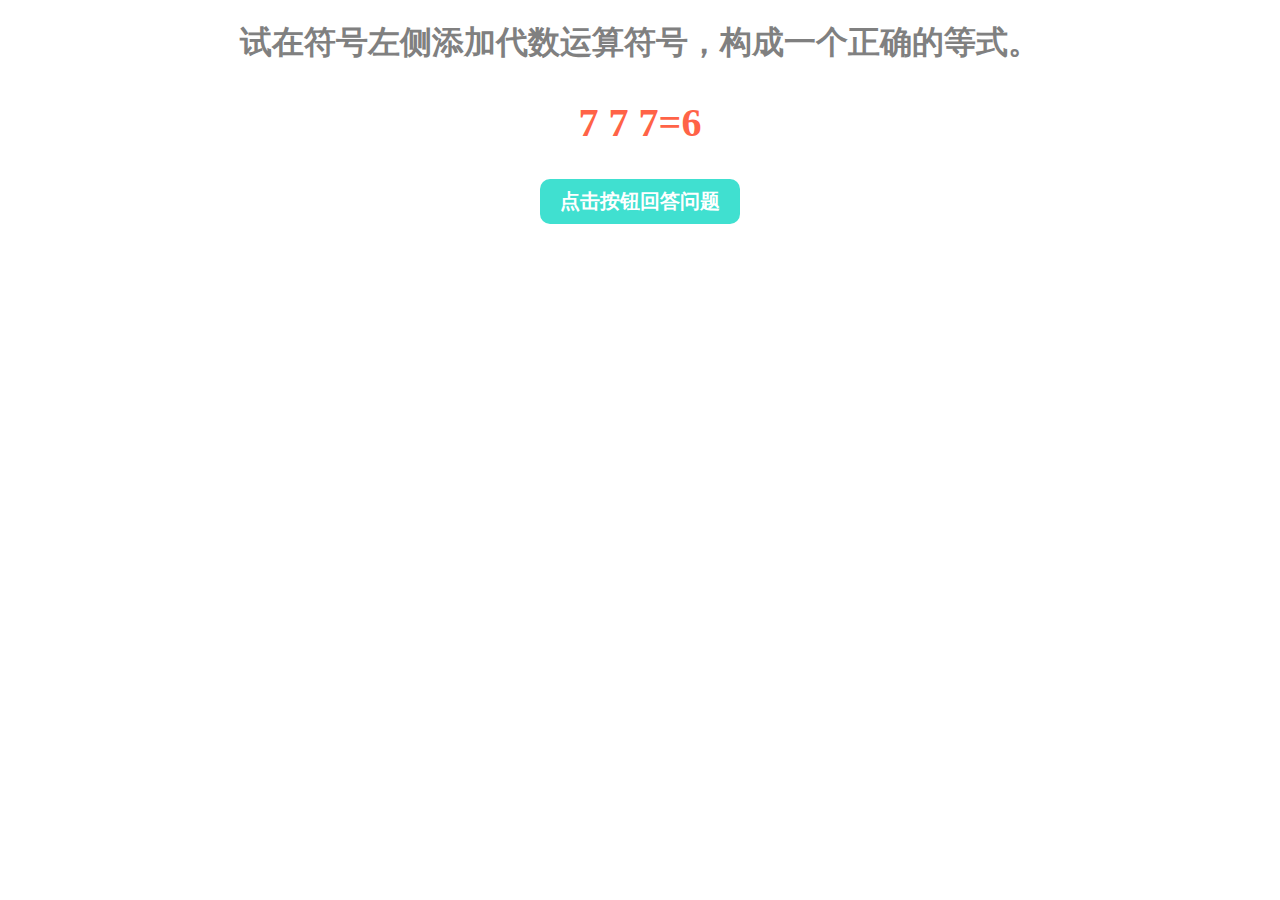
<file: index.html>
<!DOCTYPE html>
<html lang="en">

<head>
  <meta charset="utf-8">
<title>a puzzle</title>
<script src="puzzlescript.js"> </script>

<style type="text/css">
#h1{
  text-align: center;
  color: tomato;
  font-size:40px;
}
.tst1 {text-align: center;color: gray;}
button {
       width: 200px;
       padding:8px;
       background-color: turquoise;
       border-color: #357ebd;
       color: #fff;
       -moz-border-radius: 10px;
       -webkit-border-radius: 10px;
       border-radius: 10px; /* future proofing */
       -khtml-border-radius: 10px; /* for old Konqueror browsers */
       text-align: center;
       vertical-align: middle;
       border: 1px solid transparent;
       font-weight: 900;
       font-size:125%
     }
</style>

</head>

<body>
  <h1 class="tst1">试在符号左侧添加代数运算符号，构成一个正确的等式。</h1>
  <h2 id="h1">7 7 7=6</h2>
  <div align=center><button onclick="showTopic()" >点击按钮回答问题</button></div>

</body>
</html>
</file>
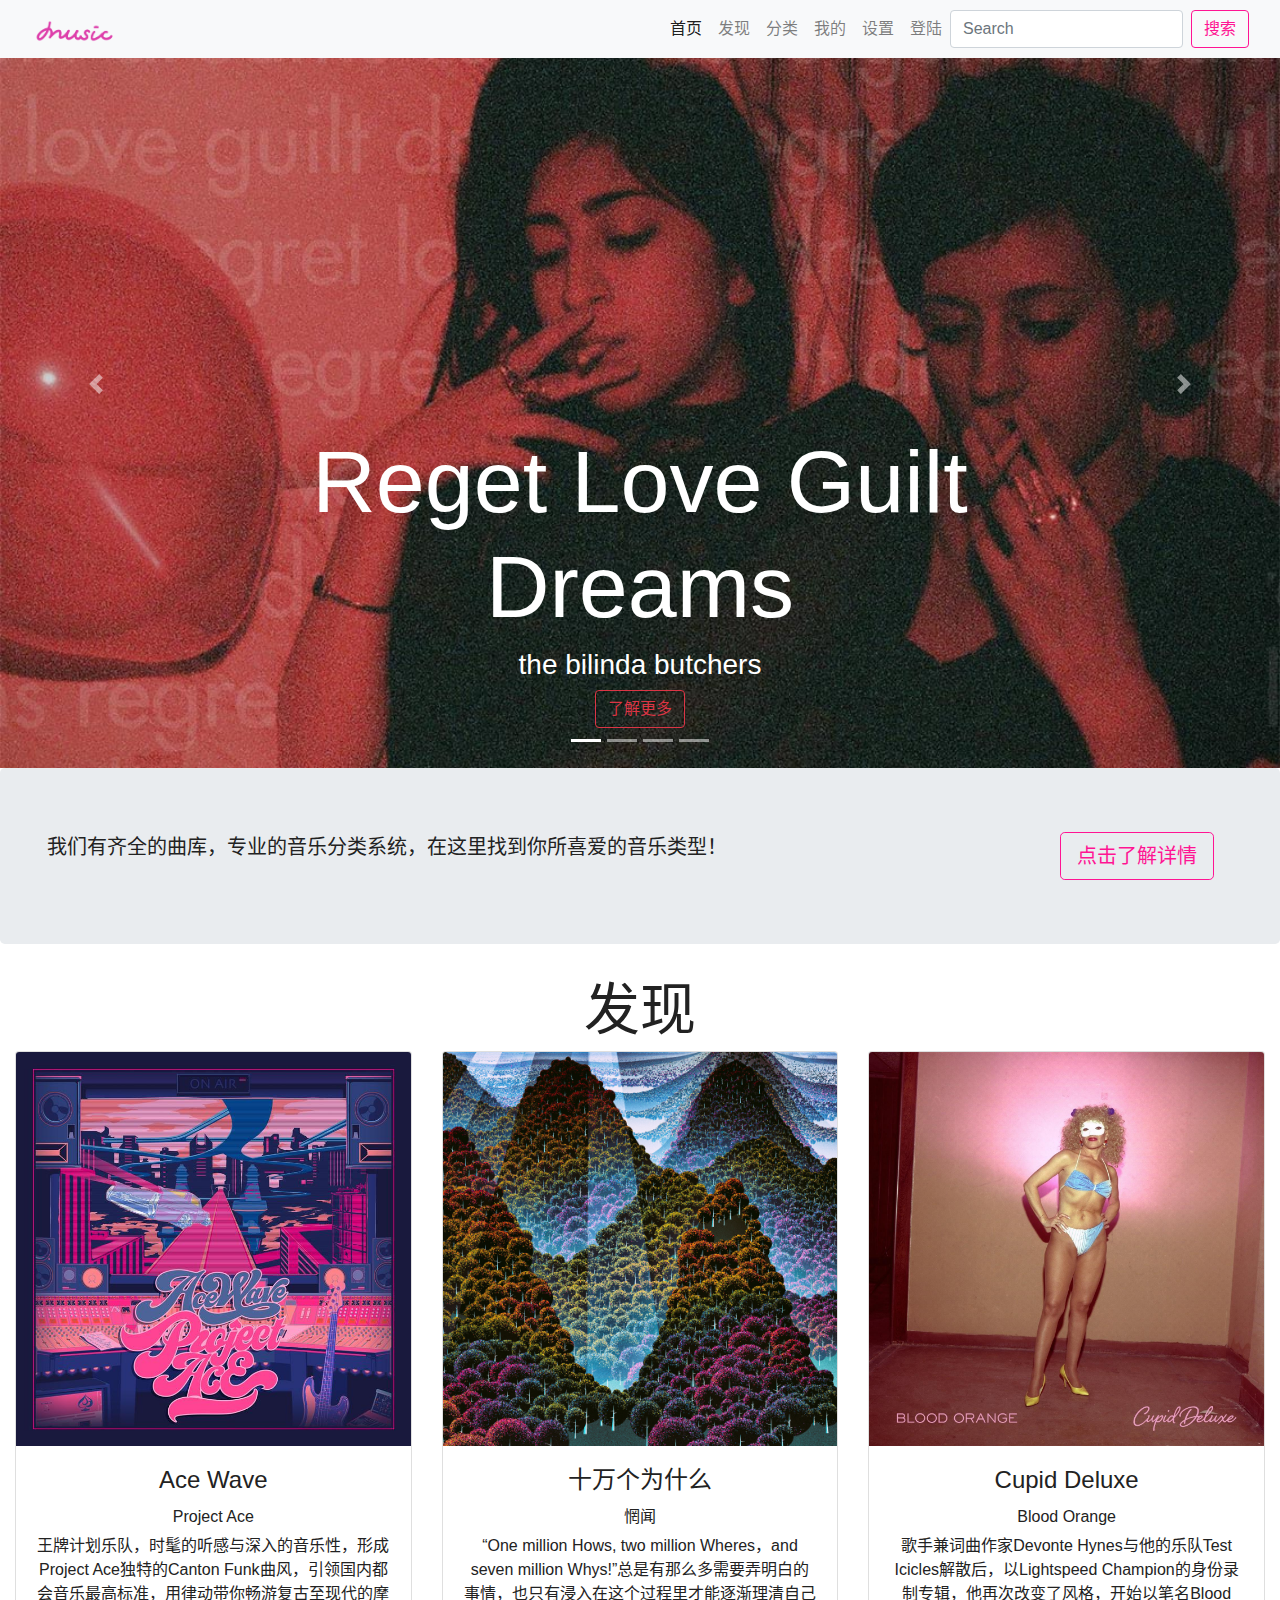
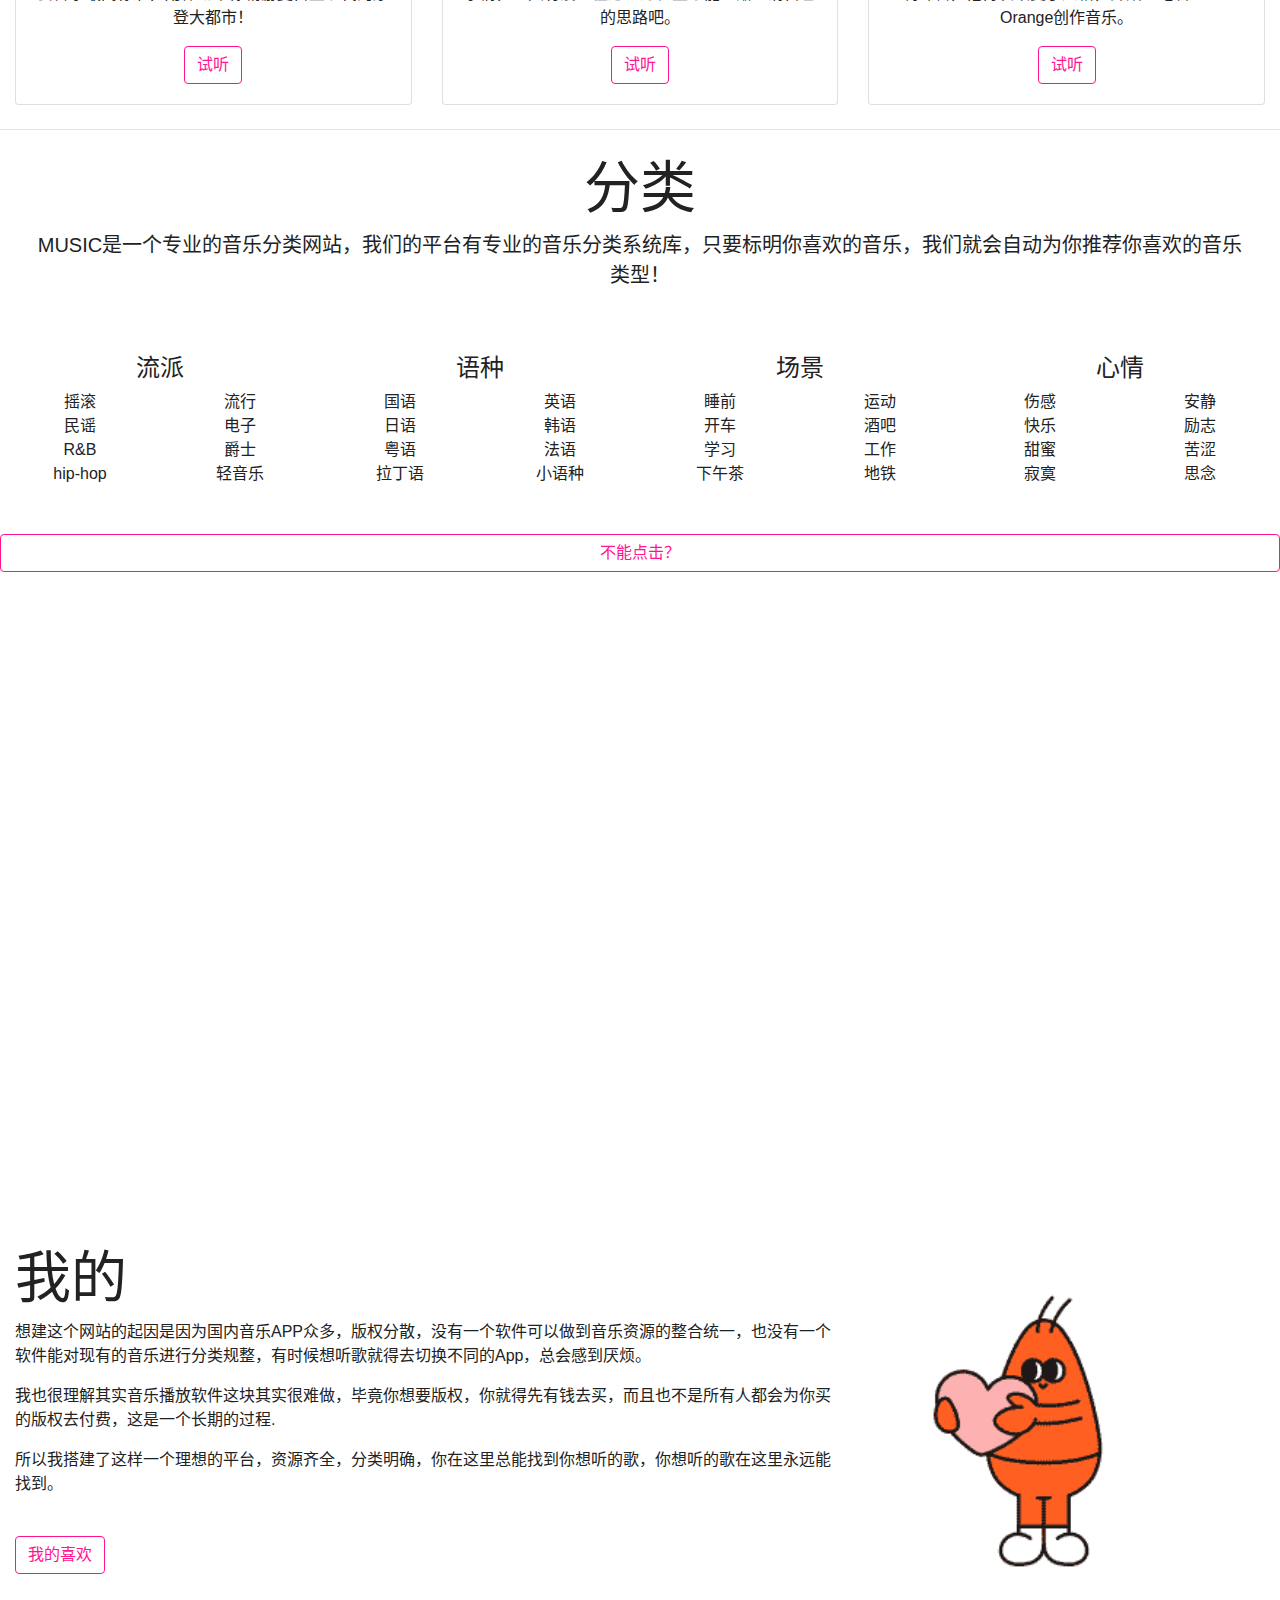
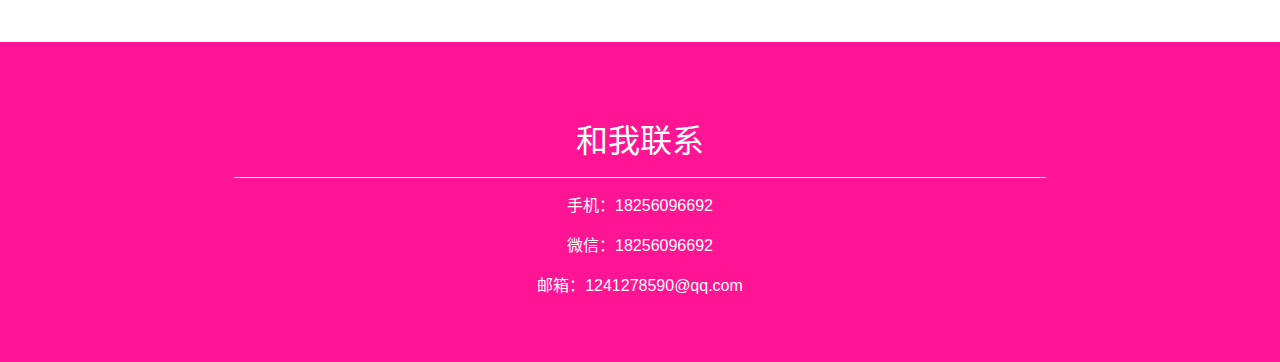
<file: MUSIC/index.html>
<!doctype html>
<html lang="zh-CN">
  <head>
    <!-- Required meta tags -->
    <meta charset="utf-8">
    <meta name="viewport" content="width=device-width, initial-scale=1, shrink-to-fit=no">
    <title>MUSIC，一个专注于音乐分类的网站</title>

    <!-- Bootstrap CSS -->
    <link rel="stylesheet" href="https://stackpath.bootstrapcdn.com/bootstrap/4.4.1/css/bootstrap.min.css" integrity="sha384-Vkoo8x4CGsO3+Hhxv8T/Q5PaXtkKtu6ug5TOeNV6gBiFeWPGFN9MuhOf23Q9Ifjh" crossorigin="anonymous">
    <script src="https://code.jquery.com/jquery-3.4.1.slim.min.js" integrity="sha384-J6qa4849blE2+poT4WnyKhv5vZF5SrPo0iEjwBvKU7imGFAV0wwj1yYfoRSJoZ+n" crossorigin="anonymous"></script>
    <script src="https://cdn.jsdelivr.net/npm/popper.js@1.16.0/dist/umd/popper.min.js" integrity="sha384-Q6E9RHvbIyZFJoft+2mJbHaEWldlvI9IOYy5n3zV9zzTtmI3UksdQRVvoxMfooAo" crossorigin="anonymous"></script>
    <script src="https://stackpath.bootstrapcdn.com/bootstrap/4.4.1/js/bootstrap.min.js" integrity="sha384-wfSDF2E50Y2D1uUdj0O3uMBJnjuUD4Ih7YwaYd1iqfktj0Uod8GCExl3Og8ifwB6" crossorigin="anonymous"></script>
    <link href="style.css" rel="stylesheet">
  </head>
  <body>


<!-- Navigation -->
<nav class="navbar navbar-expand-md navbar-light bg-light fixed-top">
  <div class="container-fluid">
    <a class="navbar-brand" href="#"><img src="img/logo.png" height="30" alt=""></a>
    <button class="navbar-toggler" type="button" data-toggle="collapse" data-target="#navbarResponsive" >
      <span class="navbar-toggler-icon"></span>
    </button>
      <div class="collapse navbar-collapse" id="navbarResponsive">
        <ul class="navbar-nav ml-auto">
          <li class="nav-item active" >
            <a class="nav-link" href="#">首页</a>
          </li>
          <li class="nav-item">
            <a class="nav-link" href="#faxian">发现</a>
          </li>
          <li class="nav-item">
            <a class="nav-link" href="#fenlei">分类</a>
          </li>
          <li class="nav-item">
            <a class="nav-link" href="#wode">我的</a>
          </li>
          <li class="nav-item">
            <a class="nav-link" href="#">设置</a>
          </li>
          <li class="nav-item">
            <a class="nav-link" href="#">登陆</a>
          </li>
        </ul>
        <form class="form-inline my-2 my-lg-0">
     <input class="form-control mr-sm-2" type="search" placeholder="Search" aria-label="Search">
     <button class="btn btn-outline-secondary my-2 my-sm-0" type="submit">搜索</button>
   </form>
  </div>
</nav>

<!--Image Slider -->
<div id="carouselExampleCaptions" class="carousel slide" data-ride="carousel">
  <ul class="carousel-indicators">
    <li data-target="#carouselExampleCaptions" data-slide-to="0" class="active"></li>
    <li data-target="#carouselExampleCaptions" data-slide-to="1"></li>
    <li data-target="#carouselExampleCaptions" data-slide-to="2"></li>
    <li data-target="#carouselExampleCaptions" data-slide-to="3"></li>
  </ul>
  <div class="carousel-inner">
    <div class="carousel-item active">
      <img src="img/1.jpg" class="d-block w-100">
        <div class="carousel-caption  d-none d-md-block">
         <h1 class="display-2">Reget Love Guilt Dreams</h1>
         <h3>the bilinda butchers</h3>
         <button type="button" class="btn btn-outline-danger">了解更多</button>
       </div>
    </div>

    <div class="carousel-item">
      <img src="img/2.jpg" class="d-block w-100">
      <div class="carousel-caption d-none d-md-block">
      <h1 class="display-2">Ontario Gothic</h1>
      <h3>Video Age</h3>
      </div>
    </div>

    <div class="carousel-item">
      <img src="img/4.jpg" class="d-block w-100">
      <div class="carousel-caption  d-none d-md-block">
      <h1 class="display-2">EX ALL TIME FAVOURITES</h1>
      <h3>关淑怡</h3>
      </div>
    </div>


    <div class="carousel-item">
      <img src="img/3.jpg" class="d-block w-100">
      <div class="carousel-caption  d-none d-md-block">
      <h1 class="display-2">Pop Therapy</h1>
      <h3>the bilinda butchers</h3>
      </div>
    </div>
  </div>
  <a class="carousel-control-prev" href="#carouselExampleCaptions" role="button" data-slide="prev">
  <span class="carousel-control-prev-icon" aria-hidden="true"></span>
  <span class="sr-only">Previous</span>
</a>
<a class="carousel-control-next" href="#carouselExampleCaptions" role="button" data-slide="next">
  <span class="carousel-control-next-icon" aria-hidden="true"></span>
  <span class="sr-only">Next</span>
</a>
</div>



<!-- Jumbotron -->
<div class="container-fluid">
  <div class="row jumbotron">
    <div class="col-xs-12 col-sm-12 col-md-9 col-lg-9 col-xl-10">
      <p class="lead">我们有齐全的曲库，专业的音乐分类系统，在这里找到你所喜爱的音乐类型！</p>
    </div>
    <div class="col-xs-12 col-sm-12 col-md-3 col-lg-3 col-xl-2">
      <a href="#"><button type="button" class="btn btn-outline-secondary btn-lg">点击了解详情</button></a>
    </div>
  </div>
</div>

<!-- 发现 -->
<div class="container-fluid">
  <div class="row text-center">
    <div class="col-12">
      <div id="faxian">
      <h1 class="display-4">发现</h1>
    </div>
    </div>
  </div>
</div>
<!-- Cards -->
<div class="container-fluid">
  <div class="row text-center">
    <div class="col-md-4">
      <div class="card">
        <img class="card-img-top" src="img/5.jpg">
        <div class="card-body">
          <h4 class="card-title">Ace Wave</h4>
          <h6>Project Ace</h6>
          <p class="card-text">王牌计划乐队，时髦的听感与深入的音乐性，形成Project Ace独特的Canton Funk曲风，引领国内都会音乐最高标准，用律动带你畅游复古至现代的摩登大都市！</p>
          <a href="#" class="btn btn-outline-secondary">试听</a>
        </div>
      </div>
    </div>

    <div class="col-md-4">
      <div class="card">
        <img class="card-img-top" src="img/why.jpg">
        <div class="card-body">
          <h4 class="card-title">十万个为什么</h4>
          <h6>惘闻</h6>
          <p class="card-text">“One million Hows, two million Wheres，and seven million Whys!”总是有那么多需要弄明白的事情，也只有浸入在这个过程里才能逐渐理清自己的思路吧。 </p>
          <a href="#" class="btn btn-outline-secondary">试听</a>
        </div>
      </div>
    </div>

    <div class="col-md-4">
      <div class="card">
        <img class="card-img-top" src="img/BloodOrange.jpg">
        <div class="card-body">
          <h4 class="card-title">Cupid Deluxe</h4>
          <h6>Blood Orange</h6>
          <p class="card-text">歌手兼词曲作家Devonte Hynes与他的乐队Test Icicles解散后，以Lightspeed Champion的身份录制专辑，他再次改变了风格，开始以笔名Blood Orange创作音乐。 </p>
          <a href="#" class="btn btn-outline-secondary">试听</a>
        </div>
      </div>
    </div>

  </div>
</div>
  <hr class="my-4">

<!-- Welcome Section -->
<div class="container-fluid">
 <div class="text-center">
   <div class="col-12">
     <div id="fenlei">
     <h2 class="display-4">分类</h2>
   </div>
   </div>
   <div class="col-12">
     <p class="lead">MUSIC是一个专业的音乐分类网站，我们的平台有专业的音乐分类系统库，只要标明你喜欢的音乐，我们就会自动为你推荐你喜欢的音乐类型！</p>
   </div>
 </div>
</div>
<br>
</br>
<!--Three Column section -->
<div class="container-fluid">
  <div class="row text-center">
    <div class="col-xs-12 col-md-6 col-lg-3">
      <h4>流派</h4>
      <div class="row">
        <div class="col-6">
          摇滚
        </div>
      <div class="col-6">
          流行
      </div>
     </div>
     <div class="row">
       <div class="col-6">
         民谣
       </div>
     <div class="col-6">
         电子
     </div>
    </div>
    <div class="row">
      <div class="col-6">
        R&B
      </div>
    <div class="col-6">
        爵士
    </div>
   </div>
   <div class="row">
     <div class="col-6">
       hip-hop
     </div>
   <div class="col-6">
       轻音乐
   </div>
  </div>
    </div>
    <div class="col-xs-12 col-md-6 col-lg-3">
      <h4>语种</h4>
      <div class="row">
        <div class="col-6">
          国语
        </div>
      <div class="col-6">
          英语
      </div>
     </div>
     <div class="row">
       <div class="col-6">
         日语
       </div>
     <div class="col-6">
         韩语
     </div>
    </div>
    <div class="row">
      <div class="col-6">
        粤语
      </div>
    <div class="col-6">
        法语
    </div>
   </div>
   <div class="row">
     <div class="col-6">
       拉丁语
     </div>
   <div class="col-6">
       小语种
   </div>
  </div>
    </div>
    <div class="col-xs-12 col-md-6 col-lg-3">
      <h4>场景</h4>
      <div class="row">
        <div class="col-6">
          睡前
        </div>
      <div class="col-6">
          运动
      </div>
     </div>
     <div class="row">
       <div class="col-6">
         开车
       </div>
     <div class="col-6">
         酒吧
     </div>
    </div>
    <div class="row">
      <div class="col-6">
        学习
      </div>
    <div class="col-6">
        工作
    </div>
   </div>
   <div class="row">
     <div class="col-6">
       下午茶
     </div>
   <div class="col-6">
       地铁
   </div>
  </div>
    </div>
    <div class="col-xs-12 col-md-6 col-lg-3">
      <h4>心情</h4>
      <div class="row">
        <div class="col-6">
          伤感
        </div>
      <div class="col-6">
          安静
      </div>
     </div>
     <div class="row">
       <div class="col-6">
         快乐
       </div>
     <div class="col-6">
         励志
     </div>
    </div>
    <div class="row">
      <div class="col-6">
        甜蜜
      </div>
    <div class="col-6">
        苦涩
    </div>
   </div>
   <div class="row">
     <div class="col-6">
       寂寞
     </div>
   <div class="col-6">
       思念
   </div>
  </div>
    </div>
  </div>
  <br></br>
</div>

<!-- Emoji section -->
<button class="btn btn-outline-primary" data-toggle="collapse" data-target="#emoji"> 不能点击？</button>
<div id="emoji" class="collapse">
  <div class="container-fluid">
    <div class="row text-center">
      <h2 class="display-4">哈哈，还没做呢！</h2>
    </div>
  </div>
</div>
<br></br>

<!-- Fixed background -->

<figure>
  <div class="fixed-wrap">
    <div id="fixed">
    </div>
  </div>
</figure>
<!-- Two Column Section -->
<div class="container-fluid">
  <div class="row">
    <div class="col-lg-8">
      <div id="wode">
      <h2 class="display-4">我的</h2>
      <p>想建这个网站的起因是因为国内音乐APP众多，版权分散，没有一个软件可以做到音乐资源的整合统一，也没有一个软件能对现有的音乐进行分类规整，有时候想听歌就得去切换不同的App，总会感到厌烦。</p>
      <p> 我也很理解其实音乐播放软件这块其实很难做，毕竟你想要版权，你就得先有钱去买，而且也不是所有人都会为你买的版权去付费，这是一个长期的过程.</p>
      <p>所以我搭建了这样一个理想的平台，资源齐全，分类明确，你在这里总能找到你想听的歌，你想听的歌在这里永远能找到。</p>
      <br>
    </div>
      <a href="#" class="btn btn-outline-secondary">我的喜欢</a>
    </div>
      <div class="col-lg-4">
        <img src="img/xia.gif" class="img-fluid" height="350" width="350">
      </div>
  </div>
</div>
<br></br>


<!-- Footer -->
<Footer>
<div class="container-fluid">
  <div class="row text-center">
    <div class="col-12">
      <br></br>
      <h2>和我联系</h2>
       <hr class="light">
      <p class="display-5">手机：18256096692</p>
      <p class="display-5">微信：18256096692</p>
      <p class="display-5">邮箱：1241278590@qq.com</p>
    <br></br>
    </div>
  </div>
</div>
</Footer>




    <!-- Optional JavaScript -->
    <!-- jQuery first, then Popper.js, then Bootstrap JS -->
  </body>
</html>
</file>
<file: MUSIC/style.css>
html,body{
  font-family: 'Poppins',sans-serif;
  color: #222;
}

.carousel img{
  width: 100%;
  height: 100%;
}

.btn-outline-secondary{
  border: 1px solid #ff1493;
  color:#ff1493;
}

.btn-outline-primary{
  border: 1px solid #ff1493;
  color:#ff1493;
  width: 100%;
  margin-bottom: 2rem;
}

.btn-outline-primary:hover{
  background-color: #c71585;
  border: 1px solid #ff1493;
}
/*-- Fixed Background Image --*/
figure{
  position: relative;
  width:100%
  height:60%
  margin:0;
}
.gif{
  max-width: 100%;
}

.light{
  border-top: 1px solid #FFFFFF;
  width:65%;
}

footer{
  background-color: #ff1493;
  color:#FFFFFF;
  padding-top: 2rem;
}

#fixed {
  background-image: url('img/why.jpg');
  height:600px;
  background-repeat: no-repeat;
  background-attachment: fixed;
  background-position: center;
  background-size: cover;
}
</file>
